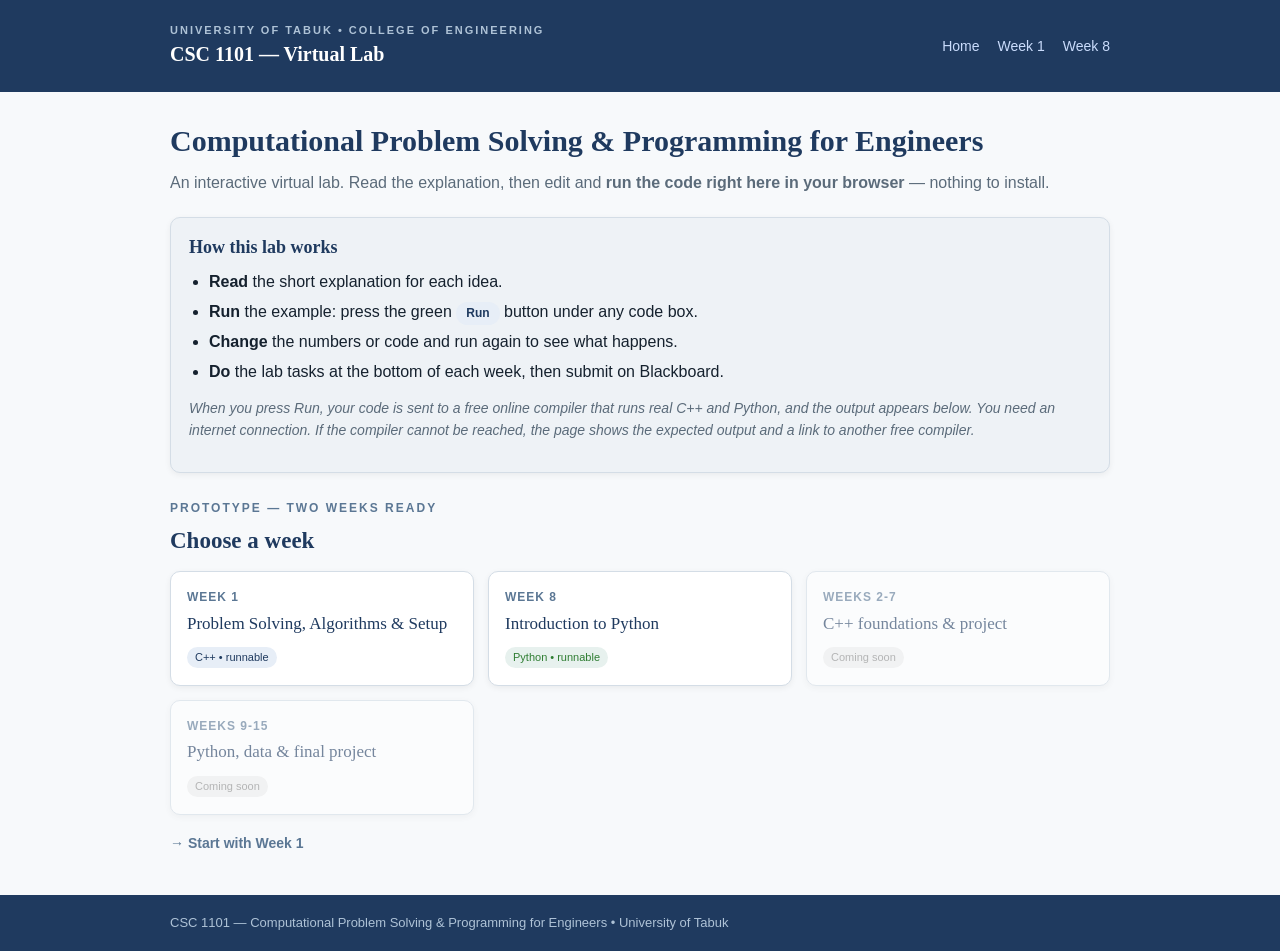
<file: index.html>
<!doctype html>
<html lang="en">
<head>
<meta charset="utf-8">
<meta name="viewport" content="width=device-width, initial-scale=1">
<title>CSC 1101 - Virtual Lab</title>
<style>
:root{
  --navy:#1F3A5F; --steel:#5B7794; --ink:#15212e; --muted:#5b6b7a;
  --card:#eef2f6; --line:#d4dde6; --bg:#f7f9fb; --white:#fff;
  --ok:#2E7D32; --bad:#B23B3B; --codebg:#1E2A38;
}
*{box-sizing:border-box}
body{margin:0;font-family:Calibri,'Segoe UI',Arial,sans-serif;color:var(--ink);
  background:var(--bg);line-height:1.55}
a{color:var(--navy)}
.wrap{max-width:980px;margin:0 auto;padding:0 20px}
header.site{background:var(--navy);color:#fff;padding:22px 0}
header.site .wrap{display:flex;align-items:center;justify-content:space-between;gap:16px;flex-wrap:wrap}
header.site .brand b{font-family:Cambria,Georgia,serif;font-size:20px}
header.site .kicker{letter-spacing:2px;font-size:11px;color:#AEC2D6;font-weight:bold}
header.site nav a{color:#CADCFC;text-decoration:none;margin-left:18px;font-size:14px}
header.site nav a:hover{text-decoration:underline}
h1.page{font-family:Cambria,Georgia,serif;color:var(--navy);font-size:30px;margin:26px 0 6px}
.sub{color:var(--muted);margin:0 0 22px;font-size:16px}
.kick{letter-spacing:2px;font-size:12px;font-weight:bold;color:var(--steel);margin-top:26px}
h2{font-family:Cambria,Georgia,serif;color:var(--navy);font-size:23px;margin:6px 0 12px}
h3{font-family:Cambria,Georgia,serif;color:var(--navy);font-size:18px;margin:18px 0 6px}
.card{background:var(--card);border:1px solid var(--line);border-radius:10px;padding:16px 18px;margin:12px 0;
  box-shadow:0 2px 6px rgba(0,0,0,.06)}
.card h3{margin-top:0}
.grid{display:grid;grid-template-columns:1fr 1fr;gap:16px}
.grid3{display:grid;grid-template-columns:1fr 1fr 1fr;gap:14px}
@media(max-width:760px){.grid,.grid3{grid-template-columns:1fr}}
.note{color:var(--muted);font-style:italic;font-size:14px}
ul.clean{margin:8px 0;padding-left:20px}
ul.clean li{margin:5px 0}
.weekcard{display:block;background:#fff;border:1px solid var(--line);border-radius:10px;padding:16px;
  text-decoration:none;color:var(--ink);box-shadow:0 2px 6px rgba(0,0,0,.06);transition:transform .08s}
.weekcard:hover{transform:translateY(-2px)}
.weekcard .wk{color:var(--steel);font-weight:bold;font-size:12px;letter-spacing:1px}
.weekcard .tt{font-family:Cambria,Georgia,serif;color:var(--navy);font-size:17px;margin:4px 0}
.weekcard .badge{display:inline-block;font-size:11px;padding:2px 8px;border-radius:20px;margin-top:6px}
.badge.cpp{background:#e7eef7;color:var(--navy)}
.badge.py{background:#e7f1ee;color:var(--ok)}
.badge.soon{background:#eee;color:#888}
/* code lab */
.lab{margin:14px 0;border:1px solid var(--line);border-radius:10px;overflow:hidden;background:#fff;
  box-shadow:0 2px 6px rgba(0,0,0,.06)}
.lab .bar{display:flex;align-items:center;justify-content:space-between;background:var(--navy);color:#fff;
  padding:8px 12px;font-size:13px}
.lab .bar .lang{font-weight:bold;letter-spacing:1px;color:#AEC2D6;font-size:11px}
.lab .bar .btns button{font-family:inherit;font-size:13px;border:0;border-radius:6px;padding:6px 14px;
  margin-left:8px;cursor:pointer}
.btn-run{background:#3ea06a;color:#fff;font-weight:bold}
.btn-run:hover{background:#34895a}
.btn-copy{background:#3a4a5e;color:#fff}
.btn-copy:hover{background:#46586e}
textarea.code{width:100%;border:0;background:var(--codebg);color:#e7edf3;
  font-family:'Courier New',Consolas,monospace;font-size:14px;line-height:1.5;padding:12px 14px;
  display:block;resize:vertical;min-height:120px;white-space:pre;overflow:auto;tab-size:4;-moz-tab-size:4}
textarea.code:focus{outline:2px solid #3ea06a;outline-offset:-2px}
.lab .out{border-top:1px solid var(--line);background:#0f1620;color:#e7edf3;font-family:'Courier New',monospace;
  font-size:13px;white-space:pre-wrap;padding:12px 14px;min-height:20px;display:none}
.lab .out.show{display:block}
.lab .out .err{color:#ff9b9b}
.lab .out .muted{color:#8aa0b3}
.walk{margin:8px 0 0;padding-left:0;list-style:none}
.walk li{margin:6px 0;font-size:14px}
.walk code{background:#eef2f6;border-radius:4px;padding:1px 5px;color:var(--navy);font-weight:bold}
.tasks{counter-reset:t}
.tasks .task{background:#f4f7fb;border:1px solid var(--line);border-radius:8px;padding:12px 14px;margin:10px 0}
.tasks .task .n{display:inline-block;background:var(--navy);color:#fff;border-radius:50%;width:24px;height:24px;
  text-align:center;line-height:24px;font-weight:bold;margin-right:8px;font-size:13px}
table.ref{border-collapse:collapse;width:100%;margin:10px 0;font-size:14px}
table.ref th{background:var(--navy);color:#fff;text-align:left;padding:8px 10px}
table.ref td{border:1px solid var(--line);padding:7px 10px}
table.ref tr:nth-child(even) td{background:#f4f6f8}
.pill{display:inline-block;background:#e7eef7;color:var(--navy);border-radius:20px;padding:2px 10px;font-size:12px;font-weight:bold}
footer.site{margin-top:40px;background:var(--navy);color:#AEC2D6;padding:18px 0;font-size:13px}
.backlink{display:inline-block;margin:18px 0 0;font-size:14px;text-decoration:none;color:var(--steel);font-weight:bold}

</style>
</head>
<body>
<header class="site"><div class="wrap">
  <div class="brand"><div class="kicker">UNIVERSITY OF TABUK &bull; COLLEGE OF ENGINEERING</div><b>CSC 1101 &mdash; Virtual Lab</b></div>
  <nav><a href="index.html">Home</a><a href="week01.html">Week 1</a><a href="week08.html">Week 8</a></nav>
</div></header>

<div class="wrap">
  <h1 class="page">Computational Problem Solving &amp; Programming for Engineers</h1>
  <p class="sub">An interactive virtual lab. Read the explanation, then edit and <b>run the code right here in your browser</b> &mdash; nothing to install.</p>

  <div class="card">
    <h3>How this lab works</h3>
    <ul class="clean">
      <li><b>Read</b> the short explanation for each idea.</li>
      <li><b>Run</b> the example: press the green <span class="pill">Run</span> button under any code box.</li>
      <li><b>Change</b> the numbers or code and run again to see what happens.</li>
      <li><b>Do</b> the lab tasks at the bottom of each week, then submit on Blackboard.</li>
    </ul>
    <p class="note">When you press Run, your code is sent to a free online compiler that runs real C++ and Python, and the output appears below. You need an internet connection. If the compiler cannot be reached, the page shows the expected output and a link to another free compiler.</p>
  </div>

  <div class="kick">PROTOTYPE &mdash; TWO WEEKS READY</div>
  <h2>Choose a week</h2>
  <div class="grid3">
    <a class="weekcard" href="week01.html"><div class="wk">WEEK 1</div>
      <div class="tt">Problem Solving, Algorithms &amp; Setup</div>
      <span class="badge cpp">C++ &bull; runnable</span></a>
    <a class="weekcard" href="week08.html"><div class="wk">WEEK 8</div>
      <div class="tt">Introduction to Python</div>
      <span class="badge py">Python &bull; runnable</span></a>
    <div class="weekcard" style="opacity:.6;cursor:default"><div class="wk">WEEKS 2-7</div>
      <div class="tt">C++ foundations &amp; project</div>
      <span class="badge soon">Coming soon</span></div>
    <div class="weekcard" style="opacity:.6;cursor:default"><div class="wk">WEEKS 9-15</div>
      <div class="tt">Python, data &amp; final project</div>
      <span class="badge soon">Coming soon</span></div>
  </div>

  <a class="backlink" href="week01.html">&rarr; Start with Week 1</a>
</div>

<footer class="site"><div class="wrap">CSC 1101 &mdash; Computational Problem Solving &amp; Programming for Engineers &bull; University of Tabuk</div></footer>
</body>
</html>
</file>
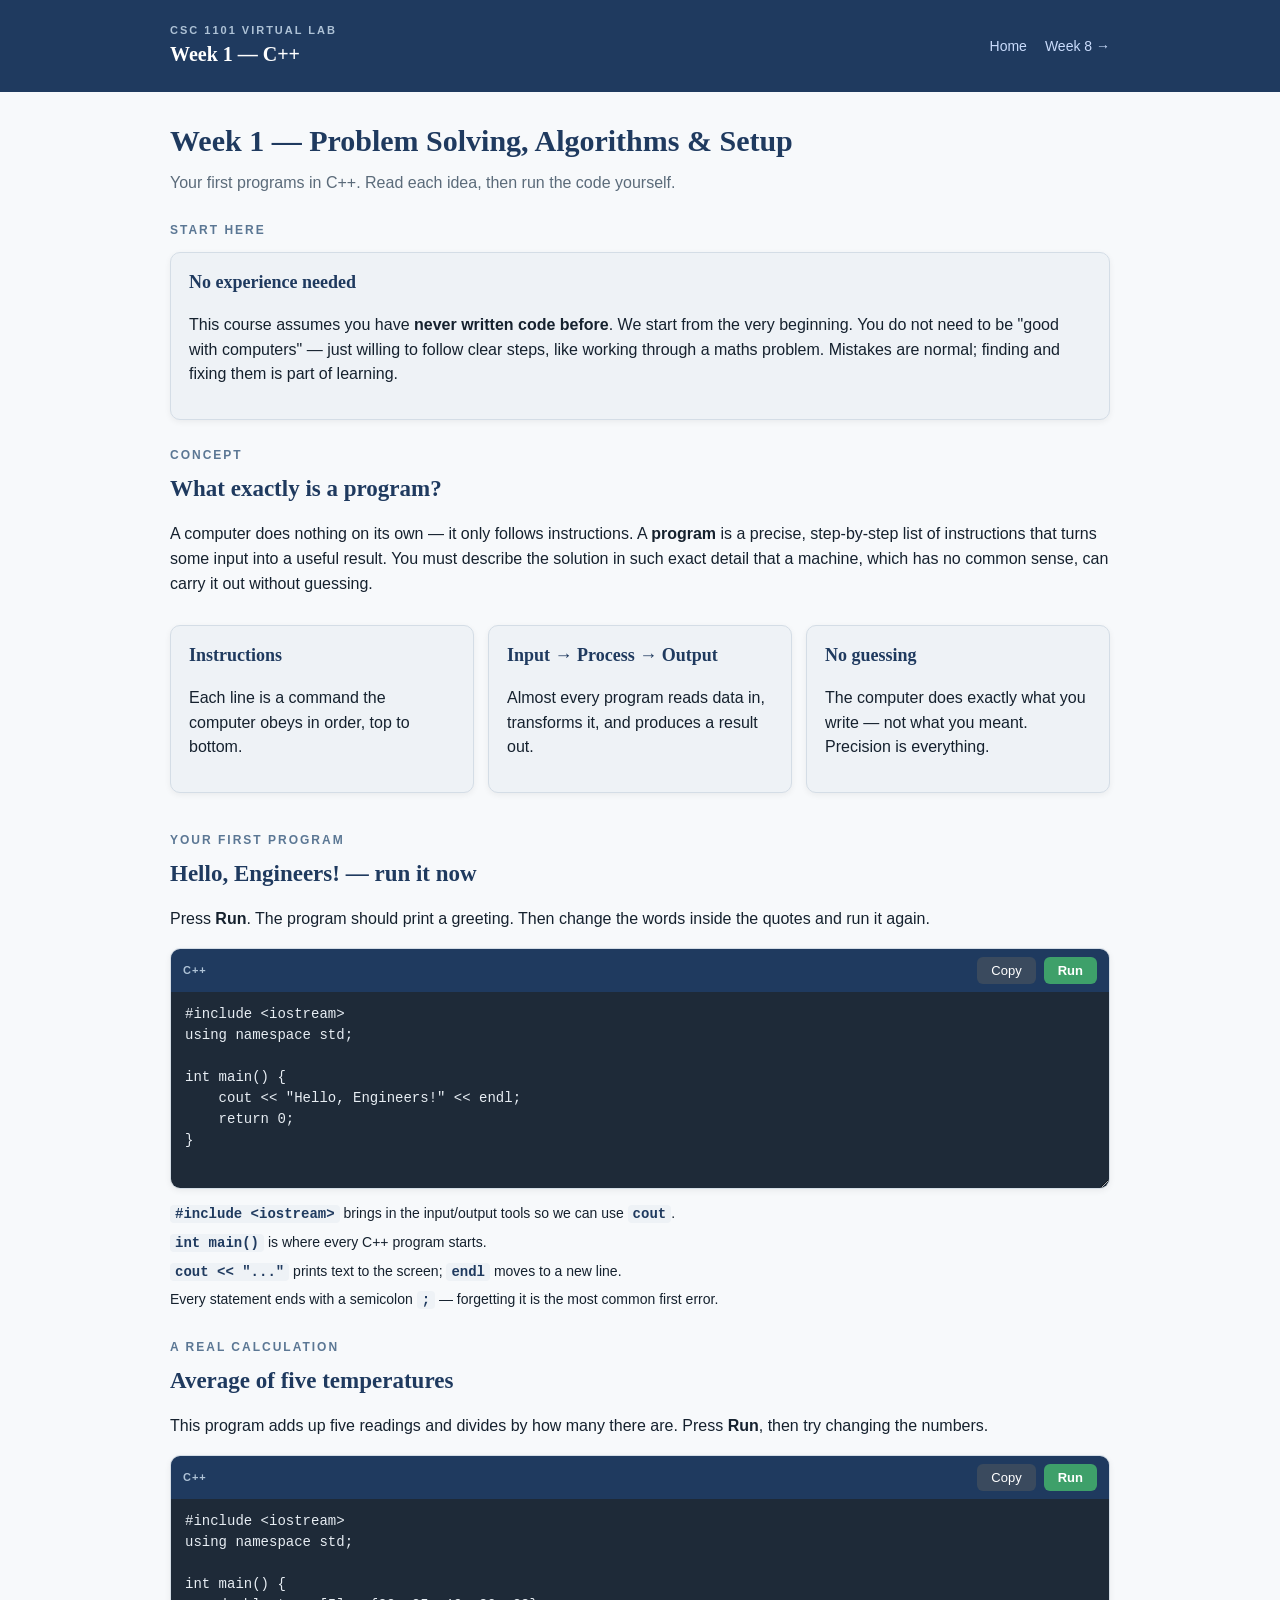
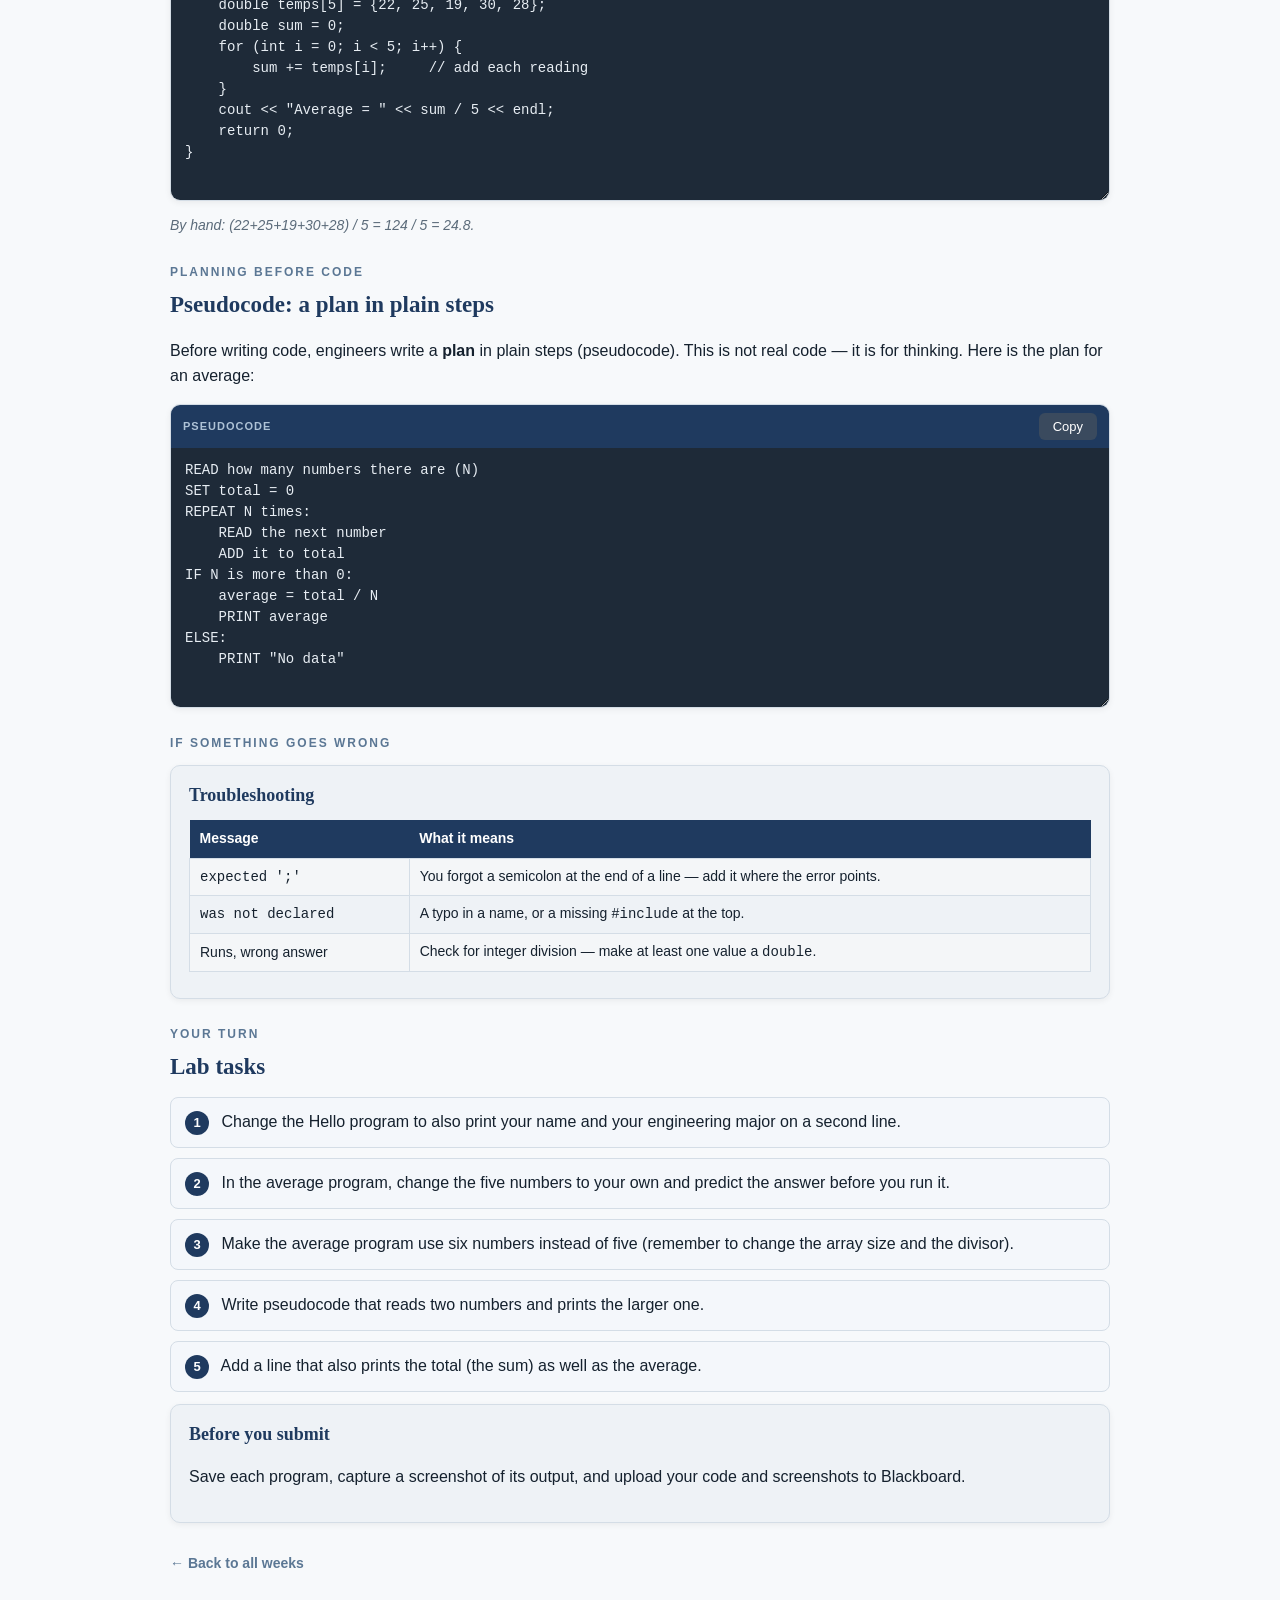
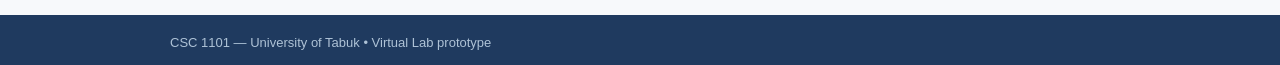
<file: week01.html>
<!doctype html>
<html lang="en">
<head>
<meta charset="utf-8">
<meta name="viewport" content="width=device-width, initial-scale=1">
<title>Week 1 - CSC 1101 Virtual Lab</title>
<style>
:root{
  --navy:#1F3A5F; --steel:#5B7794; --ink:#15212e; --muted:#5b6b7a;
  --card:#eef2f6; --line:#d4dde6; --bg:#f7f9fb; --white:#fff;
  --ok:#2E7D32; --bad:#B23B3B; --codebg:#1E2A38;
}
*{box-sizing:border-box}
body{margin:0;font-family:Calibri,'Segoe UI',Arial,sans-serif;color:var(--ink);
  background:var(--bg);line-height:1.55}
a{color:var(--navy)}
.wrap{max-width:980px;margin:0 auto;padding:0 20px}
header.site{background:var(--navy);color:#fff;padding:22px 0}
header.site .wrap{display:flex;align-items:center;justify-content:space-between;gap:16px;flex-wrap:wrap}
header.site .brand b{font-family:Cambria,Georgia,serif;font-size:20px}
header.site .kicker{letter-spacing:2px;font-size:11px;color:#AEC2D6;font-weight:bold}
header.site nav a{color:#CADCFC;text-decoration:none;margin-left:18px;font-size:14px}
header.site nav a:hover{text-decoration:underline}
h1.page{font-family:Cambria,Georgia,serif;color:var(--navy);font-size:30px;margin:26px 0 6px}
.sub{color:var(--muted);margin:0 0 22px;font-size:16px}
.kick{letter-spacing:2px;font-size:12px;font-weight:bold;color:var(--steel);margin-top:26px}
h2{font-family:Cambria,Georgia,serif;color:var(--navy);font-size:23px;margin:6px 0 12px}
h3{font-family:Cambria,Georgia,serif;color:var(--navy);font-size:18px;margin:18px 0 6px}
.card{background:var(--card);border:1px solid var(--line);border-radius:10px;padding:16px 18px;margin:12px 0;
  box-shadow:0 2px 6px rgba(0,0,0,.06)}
.card h3{margin-top:0}
.grid{display:grid;grid-template-columns:1fr 1fr;gap:16px}
.grid3{display:grid;grid-template-columns:1fr 1fr 1fr;gap:14px}
@media(max-width:760px){.grid,.grid3{grid-template-columns:1fr}}
.note{color:var(--muted);font-style:italic;font-size:14px}
ul.clean{margin:8px 0;padding-left:20px}
ul.clean li{margin:5px 0}
.weekcard{display:block;background:#fff;border:1px solid var(--line);border-radius:10px;padding:16px;
  text-decoration:none;color:var(--ink);box-shadow:0 2px 6px rgba(0,0,0,.06);transition:transform .08s}
.weekcard:hover{transform:translateY(-2px)}
.weekcard .wk{color:var(--steel);font-weight:bold;font-size:12px;letter-spacing:1px}
.weekcard .tt{font-family:Cambria,Georgia,serif;color:var(--navy);font-size:17px;margin:4px 0}
.weekcard .badge{display:inline-block;font-size:11px;padding:2px 8px;border-radius:20px;margin-top:6px}
.badge.cpp{background:#e7eef7;color:var(--navy)}
.badge.py{background:#e7f1ee;color:var(--ok)}
.badge.soon{background:#eee;color:#888}
/* code lab */
.lab{margin:14px 0;border:1px solid var(--line);border-radius:10px;overflow:hidden;background:#fff;
  box-shadow:0 2px 6px rgba(0,0,0,.06)}
.lab .bar{display:flex;align-items:center;justify-content:space-between;background:var(--navy);color:#fff;
  padding:8px 12px;font-size:13px}
.lab .bar .lang{font-weight:bold;letter-spacing:1px;color:#AEC2D6;font-size:11px}
.lab .bar .btns button{font-family:inherit;font-size:13px;border:0;border-radius:6px;padding:6px 14px;
  margin-left:8px;cursor:pointer}
.btn-run{background:#3ea06a;color:#fff;font-weight:bold}
.btn-run:hover{background:#34895a}
.btn-copy{background:#3a4a5e;color:#fff}
.btn-copy:hover{background:#46586e}
textarea.code{width:100%;border:0;background:var(--codebg);color:#e7edf3;
  font-family:'Courier New',Consolas,monospace;font-size:14px;line-height:1.5;padding:12px 14px;
  display:block;resize:vertical;min-height:120px;white-space:pre;overflow:auto;tab-size:4;-moz-tab-size:4}
textarea.code:focus{outline:2px solid #3ea06a;outline-offset:-2px}
.lab .out{border-top:1px solid var(--line);background:#0f1620;color:#e7edf3;font-family:'Courier New',monospace;
  font-size:13px;white-space:pre-wrap;padding:12px 14px;min-height:20px;display:none}
.lab .out.show{display:block}
.lab .out .err{color:#ff9b9b}
.lab .out .muted{color:#8aa0b3}
.walk{margin:8px 0 0;padding-left:0;list-style:none}
.walk li{margin:6px 0;font-size:14px}
.walk code{background:#eef2f6;border-radius:4px;padding:1px 5px;color:var(--navy);font-weight:bold}
.tasks{counter-reset:t}
.tasks .task{background:#f4f7fb;border:1px solid var(--line);border-radius:8px;padding:12px 14px;margin:10px 0}
.tasks .task .n{display:inline-block;background:var(--navy);color:#fff;border-radius:50%;width:24px;height:24px;
  text-align:center;line-height:24px;font-weight:bold;margin-right:8px;font-size:13px}
table.ref{border-collapse:collapse;width:100%;margin:10px 0;font-size:14px}
table.ref th{background:var(--navy);color:#fff;text-align:left;padding:8px 10px}
table.ref td{border:1px solid var(--line);padding:7px 10px}
table.ref tr:nth-child(even) td{background:#f4f6f8}
.pill{display:inline-block;background:#e7eef7;color:var(--navy);border-radius:20px;padding:2px 10px;font-size:12px;font-weight:bold}
footer.site{margin-top:40px;background:var(--navy);color:#AEC2D6;padding:18px 0;font-size:13px}
.backlink{display:inline-block;margin:18px 0 0;font-size:14px;text-decoration:none;color:var(--steel);font-weight:bold}

</style>
</head>
<body>
<header class="site"><div class="wrap">
  <div class="brand"><div class="kicker">CSC 1101 VIRTUAL LAB</div><b>Week 1 &mdash; C++</b></div>
  <nav><a href="index.html">Home</a><a href="week08.html">Week 8 &rarr;</a></nav>
</div></header>

<div class="wrap">
  <h1 class="page">Week 1 &mdash; Problem Solving, Algorithms &amp; Setup</h1>
  <p class="sub">Your first programs in C++. Read each idea, then run the code yourself.</p>

  <div class="kick">START HERE</div>
  <div class="card">
    <h3>No experience needed</h3>
    <p>This course assumes you have <b>never written code before</b>. We start from the very beginning. You do not need to be "good with computers" &mdash; just willing to follow clear steps, like working through a maths problem. Mistakes are normal; finding and fixing them is part of learning.</p>
  </div>

  <div class="kick">CONCEPT</div>
  <h2>What exactly is a program?</h2>
  <p>A computer does nothing on its own &mdash; it only follows instructions. A <b>program</b> is a precise, step-by-step list of instructions that turns some input into a useful result. You must describe the solution in such exact detail that a machine, which has no common sense, can carry it out without guessing.</p>
  <div class="grid3">
    <div class="card"><h3>Instructions</h3><p>Each line is a command the computer obeys in order, top to bottom.</p></div>
    <div class="card"><h3>Input &rarr; Process &rarr; Output</h3><p>Almost every program reads data in, transforms it, and produces a result out.</p></div>
    <div class="card"><h3>No guessing</h3><p>The computer does exactly what you write &mdash; not what you meant. Precision is everything.</p></div>
  </div>

  <div class="kick">YOUR FIRST PROGRAM</div>
  <h2>Hello, Engineers! &mdash; run it now</h2>
  <p>Press <b>Run</b>. The program should print a greeting. Then change the words inside the quotes and run it again.</p>

  <div class="lab" data-lang="cpp" data-expect="Hello, Engineers!">
    <div class="bar"><span class="lang">C++</span>
      <span class="btns"><button class="btn-copy">Copy</button><button class="btn-run">Run</button></span></div>
    <textarea class="code" rows="8">#include &lt;iostream&gt;
using namespace std;

int main() {
    cout &lt;&lt; "Hello, Engineers!" &lt;&lt; endl;
    return 0;
}</textarea>
    <div class="out"></div>
  </div>

  <ul class="walk">
    <li><code>#include &lt;iostream&gt;</code> brings in the input/output tools so we can use <code>cout</code>.</li>
    <li><code>int main()</code> is where every C++ program starts.</li>
    <li><code>cout &lt;&lt; "..."</code> prints text to the screen; <code>endl</code> moves to a new line.</li>
    <li>Every statement ends with a semicolon <code>;</code> &mdash; forgetting it is the most common first error.</li>
  </ul>

  <div class="kick">A REAL CALCULATION</div>
  <h2>Average of five temperatures</h2>
  <p>This program adds up five readings and divides by how many there are. Press <b>Run</b>, then try changing the numbers.</p>

  <div class="lab" data-lang="cpp" data-expect="Average = 24.8">
    <div class="bar"><span class="lang">C++</span>
      <span class="btns"><button class="btn-copy">Copy</button><button class="btn-run">Run</button></span></div>
    <textarea class="code" rows="13">#include &lt;iostream&gt;
using namespace std;

int main() {
    double temps[5] = {22, 25, 19, 30, 28};
    double sum = 0;
    for (int i = 0; i &lt; 5; i++) {
        sum += temps[i];     // add each reading
    }
    cout &lt;&lt; "Average = " &lt;&lt; sum / 5 &lt;&lt; endl;
    return 0;
}</textarea>
    <div class="out"></div>
  </div>
  <p class="note">By hand: (22+25+19+30+28) / 5 = 124 / 5 = 24.8.</p>

  <div class="kick">PLANNING BEFORE CODE</div>
  <h2>Pseudocode: a plan in plain steps</h2>
  <p>Before writing code, engineers write a <b>plan</b> in plain steps (pseudocode). This is not real code &mdash; it is for thinking. Here is the plan for an average:</p>
  <div class="lab" data-lang="cpp" data-expect="(this is a plan, not runnable code)">
    <div class="bar"><span class="lang">PSEUDOCODE</span>
      <span class="btns"><button class="btn-copy">Copy</button></span></div>
    <textarea class="code" rows="11">READ how many numbers there are (N)
SET total = 0
REPEAT N times:
    READ the next number
    ADD it to total
IF N is more than 0:
    average = total / N
    PRINT average
ELSE:
    PRINT "No data"</textarea>
    <div class="out"></div>
  </div>

  <div class="kick">IF SOMETHING GOES WRONG</div>
  <div class="card"><h3>Troubleshooting</h3>
  <table class="ref"><tr><th>Message</th><th>What it means</th></tr>
    <tr><td><code>expected ';'</code></td><td>You forgot a semicolon at the end of a line &mdash; add it where the error points.</td></tr>
    <tr><td><code>was not declared</code></td><td>A typo in a name, or a missing <code>#include</code> at the top.</td></tr>
    <tr><td>Runs, wrong answer</td><td>Check for integer division &mdash; make at least one value a <code>double</code>.</td></tr>
  </table></div>

  <div class="kick">YOUR TURN</div>
  <h2>Lab tasks</h2>
  <div class="tasks">
    <div class="task"><span class="n">1</span> Change the Hello program to also print your name and your engineering major on a second line.</div>
    <div class="task"><span class="n">2</span> In the average program, change the five numbers to your own and predict the answer before you run it.</div>
    <div class="task"><span class="n">3</span> Make the average program use six numbers instead of five (remember to change the array size and the divisor).</div>
    <div class="task"><span class="n">4</span> Write pseudocode that reads two numbers and prints the larger one.</div>
    <div class="task"><span class="n">5</span> Add a line that also prints the total (the sum) as well as the average.</div>
  </div>
  <div class="card"><h3>Before you submit</h3>
    <p>Save each program, capture a screenshot of its output, and upload your code and screenshots to Blackboard.</p>
  </div>

  <a class="backlink" href="index.html">&larr; Back to all weeks</a>
</div>

<footer class="site"><div class="wrap">CSC 1101 &mdash; University of Tabuk &bull; Virtual Lab prototype</div></footer>
<script>
// CSC1101 Virtual Lab - runs code on a free cloud compiler (Piston)
(function(){
  var PISTON = "https://emkc.org/api/v2/piston";
  var ONLINE_CPP = "https://www.onlinegdb.com/online_c++_compiler";
  var ONLINE_PY  = "https://www.online-python.com/";
  var runtimesPromise = null;

  function getRuntimes(){
    if(!runtimesPromise){
      runtimesPromise = fetch(PISTON+"/runtimes").then(function(r){ return r.json(); });
    }
    return runtimesPromise;
  }
  function pistonLang(lang){ return lang==="python" ? "python" : "c++"; }
  function escapeHtml(s){ return (s||"").replace(/&/g,"&amp;").replace(/</g,"&lt;").replace(/>/g,"&gt;"); }
  function show(out, html, isErr){
    out.classList.add("show");
    out.innerHTML = (isErr?'<span class="err">':'')+html+(isErr?'</span>':'');
  }
  function fallback(out, lab){
    var expect = lab.getAttribute("data-expect")||"";
    var link = lab.getAttribute("data-lang")==="python"?ONLINE_PY:ONLINE_CPP;
    var html = '<span class="muted">Could not reach the online compiler (check your internet). '+
      'Expected output:</span>\n'+escapeHtml(expect)+
      '\n\n<span class="muted">Or click Copy and run it here:</span>\n'+
      '<a style="color:#9ec7ff" target="_blank" rel="noopener" href="'+link+'">'+link+'</a>';
    show(out, html, false);
  }

  async function runCode(lang, code, out, lab){
    show(out, '<span class="muted">Running your code on the online compiler...</span>', false);
    try{
      var runtimes = await getRuntimes();
      var pl = pistonLang(lang);
      var rt = null;
      for(var i=0;i<runtimes.length;i++){ if(runtimes[i].language===pl){ rt = runtimes[i]; break; } }
      if(!rt){ fallback(out, lab); return; }
      var filename = lang==="python" ? "main.py" : "main.cpp";
      var body = { language: pl, version: rt.version,
        files:[{ name: filename, content: code }],
        stdin: lab.getAttribute("data-stdin")||"" };
      var res = await fetch(PISTON+"/execute", {
        method:"POST", headers:{"Content-Type":"application/json"}, body: JSON.stringify(body) });
      if(!res.ok){ fallback(out, lab); return; }
      var data = await res.json();
      var compileErr = data.compile && data.compile.code && data.compile.stderr ? data.compile.stderr : "";
      var run = data.run || {};
      var text = "";
      if(compileErr) text += compileErr + "\n";
      text += (run.stdout||"");
      if(run.stderr) text += run.stderr;
      var isErr = !!(compileErr || run.stderr);
      show(out, escapeHtml(text.length?text:"(no output)"), isErr);
    }catch(e){
      fallback(out, lab);
    }
  }

  function init(){
    document.querySelectorAll(".lab").forEach(function(lab){
      var lang = lab.getAttribute("data-lang");
      var ta = lab.querySelector("textarea.code");
      if(!ta) return;
      function grow(){ ta.style.height="auto"; ta.style.height=(ta.scrollHeight+4)+"px"; }
      ta.addEventListener("input", grow); setTimeout(grow, 0);
      ta.addEventListener("keydown", function(e){
        if(e.key==="Tab"){ e.preventDefault();
          var st=ta.selectionStart, en=ta.selectionEnd;
          ta.value=ta.value.slice(0,st)+"    "+ta.value.slice(en);
          ta.selectionStart=ta.selectionEnd=st+4; }
      });
      var out = lab.querySelector(".out");
      var runBtn = lab.querySelector(".btn-run");
      if(runBtn) runBtn.addEventListener("click", function(){ runCode(lang, ta.value, out, lab); });
      var copyBtn = lab.querySelector(".btn-copy");
      if(copyBtn) copyBtn.addEventListener("click", function(){
        try{ navigator.clipboard.writeText(ta.value); }catch(e){ ta.select(); document.execCommand("copy"); }
        copyBtn.textContent="Copied!"; setTimeout(function(){copyBtn.textContent="Copy";},1200);
      });
    });
  }
  if(document.readyState==="loading"){ document.addEventListener("DOMContentLoaded", init); }
  else { init(); }
})();

</script>
</body>
</html>
</file>
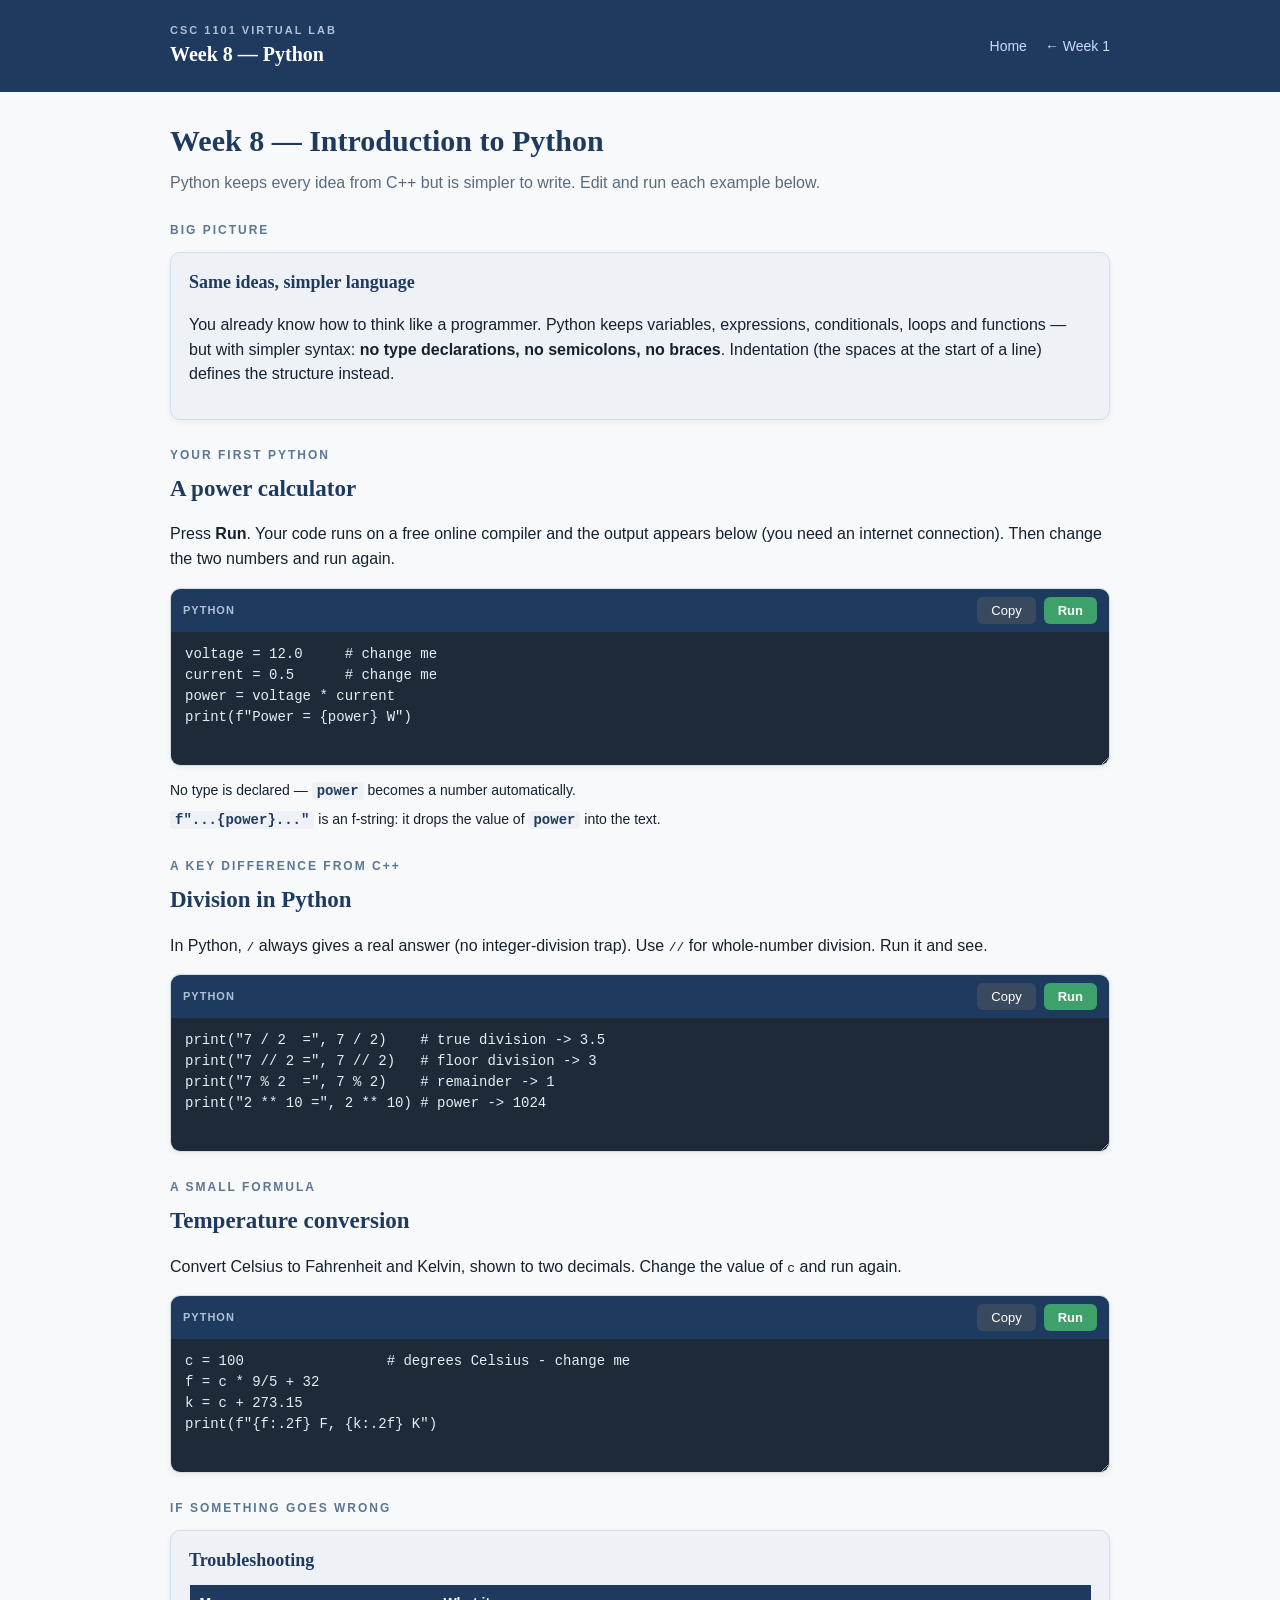
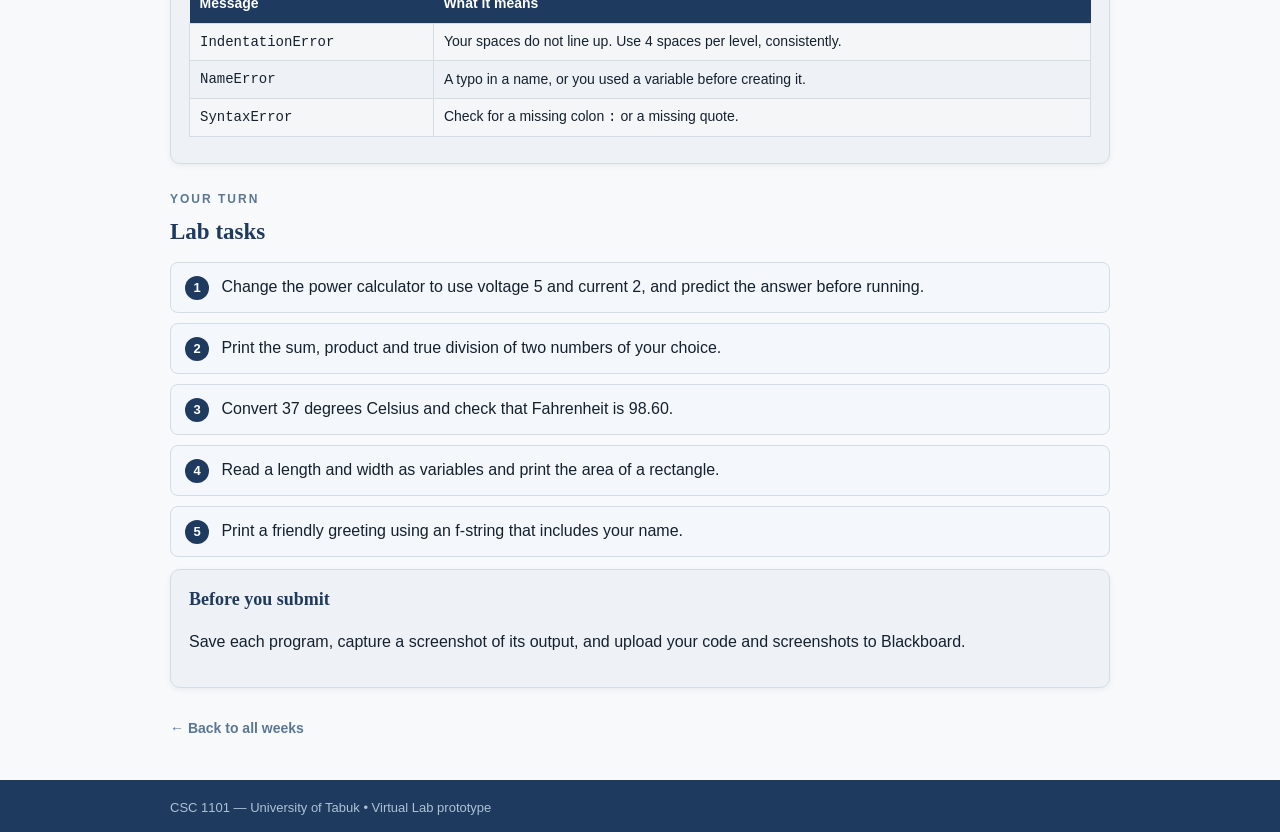
<file: week08.html>
<!doctype html>
<html lang="en">
<head>
<meta charset="utf-8">
<meta name="viewport" content="width=device-width, initial-scale=1">
<title>Week 8 - CSC 1101 Virtual Lab</title>
<style>
:root{
  --navy:#1F3A5F; --steel:#5B7794; --ink:#15212e; --muted:#5b6b7a;
  --card:#eef2f6; --line:#d4dde6; --bg:#f7f9fb; --white:#fff;
  --ok:#2E7D32; --bad:#B23B3B; --codebg:#1E2A38;
}
*{box-sizing:border-box}
body{margin:0;font-family:Calibri,'Segoe UI',Arial,sans-serif;color:var(--ink);
  background:var(--bg);line-height:1.55}
a{color:var(--navy)}
.wrap{max-width:980px;margin:0 auto;padding:0 20px}
header.site{background:var(--navy);color:#fff;padding:22px 0}
header.site .wrap{display:flex;align-items:center;justify-content:space-between;gap:16px;flex-wrap:wrap}
header.site .brand b{font-family:Cambria,Georgia,serif;font-size:20px}
header.site .kicker{letter-spacing:2px;font-size:11px;color:#AEC2D6;font-weight:bold}
header.site nav a{color:#CADCFC;text-decoration:none;margin-left:18px;font-size:14px}
header.site nav a:hover{text-decoration:underline}
h1.page{font-family:Cambria,Georgia,serif;color:var(--navy);font-size:30px;margin:26px 0 6px}
.sub{color:var(--muted);margin:0 0 22px;font-size:16px}
.kick{letter-spacing:2px;font-size:12px;font-weight:bold;color:var(--steel);margin-top:26px}
h2{font-family:Cambria,Georgia,serif;color:var(--navy);font-size:23px;margin:6px 0 12px}
h3{font-family:Cambria,Georgia,serif;color:var(--navy);font-size:18px;margin:18px 0 6px}
.card{background:var(--card);border:1px solid var(--line);border-radius:10px;padding:16px 18px;margin:12px 0;
  box-shadow:0 2px 6px rgba(0,0,0,.06)}
.card h3{margin-top:0}
.grid{display:grid;grid-template-columns:1fr 1fr;gap:16px}
.grid3{display:grid;grid-template-columns:1fr 1fr 1fr;gap:14px}
@media(max-width:760px){.grid,.grid3{grid-template-columns:1fr}}
.note{color:var(--muted);font-style:italic;font-size:14px}
ul.clean{margin:8px 0;padding-left:20px}
ul.clean li{margin:5px 0}
.weekcard{display:block;background:#fff;border:1px solid var(--line);border-radius:10px;padding:16px;
  text-decoration:none;color:var(--ink);box-shadow:0 2px 6px rgba(0,0,0,.06);transition:transform .08s}
.weekcard:hover{transform:translateY(-2px)}
.weekcard .wk{color:var(--steel);font-weight:bold;font-size:12px;letter-spacing:1px}
.weekcard .tt{font-family:Cambria,Georgia,serif;color:var(--navy);font-size:17px;margin:4px 0}
.weekcard .badge{display:inline-block;font-size:11px;padding:2px 8px;border-radius:20px;margin-top:6px}
.badge.cpp{background:#e7eef7;color:var(--navy)}
.badge.py{background:#e7f1ee;color:var(--ok)}
.badge.soon{background:#eee;color:#888}
/* code lab */
.lab{margin:14px 0;border:1px solid var(--line);border-radius:10px;overflow:hidden;background:#fff;
  box-shadow:0 2px 6px rgba(0,0,0,.06)}
.lab .bar{display:flex;align-items:center;justify-content:space-between;background:var(--navy);color:#fff;
  padding:8px 12px;font-size:13px}
.lab .bar .lang{font-weight:bold;letter-spacing:1px;color:#AEC2D6;font-size:11px}
.lab .bar .btns button{font-family:inherit;font-size:13px;border:0;border-radius:6px;padding:6px 14px;
  margin-left:8px;cursor:pointer}
.btn-run{background:#3ea06a;color:#fff;font-weight:bold}
.btn-run:hover{background:#34895a}
.btn-copy{background:#3a4a5e;color:#fff}
.btn-copy:hover{background:#46586e}
textarea.code{width:100%;border:0;background:var(--codebg);color:#e7edf3;
  font-family:'Courier New',Consolas,monospace;font-size:14px;line-height:1.5;padding:12px 14px;
  display:block;resize:vertical;min-height:120px;white-space:pre;overflow:auto;tab-size:4;-moz-tab-size:4}
textarea.code:focus{outline:2px solid #3ea06a;outline-offset:-2px}
.lab .out{border-top:1px solid var(--line);background:#0f1620;color:#e7edf3;font-family:'Courier New',monospace;
  font-size:13px;white-space:pre-wrap;padding:12px 14px;min-height:20px;display:none}
.lab .out.show{display:block}
.lab .out .err{color:#ff9b9b}
.lab .out .muted{color:#8aa0b3}
.walk{margin:8px 0 0;padding-left:0;list-style:none}
.walk li{margin:6px 0;font-size:14px}
.walk code{background:#eef2f6;border-radius:4px;padding:1px 5px;color:var(--navy);font-weight:bold}
.tasks{counter-reset:t}
.tasks .task{background:#f4f7fb;border:1px solid var(--line);border-radius:8px;padding:12px 14px;margin:10px 0}
.tasks .task .n{display:inline-block;background:var(--navy);color:#fff;border-radius:50%;width:24px;height:24px;
  text-align:center;line-height:24px;font-weight:bold;margin-right:8px;font-size:13px}
table.ref{border-collapse:collapse;width:100%;margin:10px 0;font-size:14px}
table.ref th{background:var(--navy);color:#fff;text-align:left;padding:8px 10px}
table.ref td{border:1px solid var(--line);padding:7px 10px}
table.ref tr:nth-child(even) td{background:#f4f6f8}
.pill{display:inline-block;background:#e7eef7;color:var(--navy);border-radius:20px;padding:2px 10px;font-size:12px;font-weight:bold}
footer.site{margin-top:40px;background:var(--navy);color:#AEC2D6;padding:18px 0;font-size:13px}
.backlink{display:inline-block;margin:18px 0 0;font-size:14px;text-decoration:none;color:var(--steel);font-weight:bold}

</style>
</head>
<body>
<header class="site"><div class="wrap">
  <div class="brand"><div class="kicker">CSC 1101 VIRTUAL LAB</div><b>Week 8 &mdash; Python</b></div>
  <nav><a href="index.html">Home</a><a href="week01.html">&larr; Week 1</a></nav>
</div></header>

<div class="wrap">
  <h1 class="page">Week 8 &mdash; Introduction to Python</h1>
  <p class="sub">Python keeps every idea from C++ but is simpler to write. Edit and run each example below.</p>

  <div class="kick">BIG PICTURE</div>
  <div class="card">
    <h3>Same ideas, simpler language</h3>
    <p>You already know how to think like a programmer. Python keeps variables, expressions, conditionals, loops and functions &mdash; but with simpler syntax: <b>no type declarations, no semicolons, no braces</b>. Indentation (the spaces at the start of a line) defines the structure instead.</p>
  </div>

  <div class="kick">YOUR FIRST PYTHON</div>
  <h2>A power calculator</h2>
  <p>Press <b>Run</b>. Your code runs on a free online compiler and the output appears below (you need an internet connection). Then change the two numbers and run again.</p>

  <div class="lab" data-lang="python" data-expect="Power = 6.0 W">
    <div class="bar"><span class="lang">PYTHON</span>
      <span class="btns"><button class="btn-copy">Copy</button><button class="btn-run">Run</button></span></div>
    <textarea class="code" rows="5">voltage = 12.0     # change me
current = 0.5      # change me
power = voltage * current
print(f"Power = {power} W")</textarea>
    <div class="out"></div>
  </div>
  <ul class="walk">
    <li>No type is declared &mdash; <code>power</code> becomes a number automatically.</li>
    <li><code>f"...{power}..."</code> is an f-string: it drops the value of <code>power</code> into the text.</li>
  </ul>

  <div class="kick">A KEY DIFFERENCE FROM C++</div>
  <h2>Division in Python</h2>
  <p>In Python, <code>/</code> always gives a real answer (no integer-division trap). Use <code>//</code> for whole-number division. Run it and see.</p>

  <div class="lab" data-lang="python" data-expect="7 / 2  = 3.5&#10;7 // 2 = 3&#10;7 % 2  = 1&#10;2 ** 10 = 1024">
    <div class="bar"><span class="lang">PYTHON</span>
      <span class="btns"><button class="btn-copy">Copy</button><button class="btn-run">Run</button></span></div>
    <textarea class="code" rows="5">print("7 / 2  =", 7 / 2)    # true division -> 3.5
print("7 // 2 =", 7 // 2)   # floor division -> 3
print("7 % 2  =", 7 % 2)    # remainder -> 1
print("2 ** 10 =", 2 ** 10) # power -> 1024</textarea>
    <div class="out"></div>
  </div>

  <div class="kick">A SMALL FORMULA</div>
  <h2>Temperature conversion</h2>
  <p>Convert Celsius to Fahrenheit and Kelvin, shown to two decimals. Change the value of <code>c</code> and run again.</p>

  <div class="lab" data-lang="python" data-expect="212.00 F, 373.15 K">
    <div class="bar"><span class="lang">PYTHON</span>
      <span class="btns"><button class="btn-copy">Copy</button><button class="btn-run">Run</button></span></div>
    <textarea class="code" rows="5">c = 100                 # degrees Celsius - change me
f = c * 9/5 + 32
k = c + 273.15
print(f"{f:.2f} F, {k:.2f} K")</textarea>
    <div class="out"></div>
  </div>

  <div class="kick">IF SOMETHING GOES WRONG</div>
  <div class="card"><h3>Troubleshooting</h3>
  <table class="ref"><tr><th>Message</th><th>What it means</th></tr>
    <tr><td><code>IndentationError</code></td><td>Your spaces do not line up. Use 4 spaces per level, consistently.</td></tr>
    <tr><td><code>NameError</code></td><td>A typo in a name, or you used a variable before creating it.</td></tr>
    <tr><td><code>SyntaxError</code></td><td>Check for a missing colon <code>:</code> or a missing quote.</td></tr>
  </table></div>

  <div class="kick">YOUR TURN</div>
  <h2>Lab tasks</h2>
  <div class="tasks">
    <div class="task"><span class="n">1</span> Change the power calculator to use voltage 5 and current 2, and predict the answer before running.</div>
    <div class="task"><span class="n">2</span> Print the sum, product and true division of two numbers of your choice.</div>
    <div class="task"><span class="n">3</span> Convert 37 degrees Celsius and check that Fahrenheit is 98.60.</div>
    <div class="task"><span class="n">4</span> Read a length and width as variables and print the area of a rectangle.</div>
    <div class="task"><span class="n">5</span> Print a friendly greeting using an f-string that includes your name.</div>
  </div>
  <div class="card"><h3>Before you submit</h3>
    <p>Save each program, capture a screenshot of its output, and upload your code and screenshots to Blackboard.</p>
  </div>

  <a class="backlink" href="index.html">&larr; Back to all weeks</a>
</div>

<footer class="site"><div class="wrap">CSC 1101 &mdash; University of Tabuk &bull; Virtual Lab prototype</div></footer>
<script>
// CSC1101 Virtual Lab - runs code on a free cloud compiler (Piston)
(function(){
  var PISTON = "https://emkc.org/api/v2/piston";
  var ONLINE_CPP = "https://www.onlinegdb.com/online_c++_compiler";
  var ONLINE_PY  = "https://www.online-python.com/";
  var runtimesPromise = null;

  function getRuntimes(){
    if(!runtimesPromise){
      runtimesPromise = fetch(PISTON+"/runtimes").then(function(r){ return r.json(); });
    }
    return runtimesPromise;
  }
  function pistonLang(lang){ return lang==="python" ? "python" : "c++"; }
  function escapeHtml(s){ return (s||"").replace(/&/g,"&amp;").replace(/</g,"&lt;").replace(/>/g,"&gt;"); }
  function show(out, html, isErr){
    out.classList.add("show");
    out.innerHTML = (isErr?'<span class="err">':'')+html+(isErr?'</span>':'');
  }
  function fallback(out, lab){
    var expect = lab.getAttribute("data-expect")||"";
    var link = lab.getAttribute("data-lang")==="python"?ONLINE_PY:ONLINE_CPP;
    var html = '<span class="muted">Could not reach the online compiler (check your internet). '+
      'Expected output:</span>\n'+escapeHtml(expect)+
      '\n\n<span class="muted">Or click Copy and run it here:</span>\n'+
      '<a style="color:#9ec7ff" target="_blank" rel="noopener" href="'+link+'">'+link+'</a>';
    show(out, html, false);
  }

  async function runCode(lang, code, out, lab){
    show(out, '<span class="muted">Running your code on the online compiler...</span>', false);
    try{
      var runtimes = await getRuntimes();
      var pl = pistonLang(lang);
      var rt = null;
      for(var i=0;i<runtimes.length;i++){ if(runtimes[i].language===pl){ rt = runtimes[i]; break; } }
      if(!rt){ fallback(out, lab); return; }
      var filename = lang==="python" ? "main.py" : "main.cpp";
      var body = { language: pl, version: rt.version,
        files:[{ name: filename, content: code }],
        stdin: lab.getAttribute("data-stdin")||"" };
      var res = await fetch(PISTON+"/execute", {
        method:"POST", headers:{"Content-Type":"application/json"}, body: JSON.stringify(body) });
      if(!res.ok){ fallback(out, lab); return; }
      var data = await res.json();
      var compileErr = data.compile && data.compile.code && data.compile.stderr ? data.compile.stderr : "";
      var run = data.run || {};
      var text = "";
      if(compileErr) text += compileErr + "\n";
      text += (run.stdout||"");
      if(run.stderr) text += run.stderr;
      var isErr = !!(compileErr || run.stderr);
      show(out, escapeHtml(text.length?text:"(no output)"), isErr);
    }catch(e){
      fallback(out, lab);
    }
  }

  function init(){
    document.querySelectorAll(".lab").forEach(function(lab){
      var lang = lab.getAttribute("data-lang");
      var ta = lab.querySelector("textarea.code");
      if(!ta) return;
      function grow(){ ta.style.height="auto"; ta.style.height=(ta.scrollHeight+4)+"px"; }
      ta.addEventListener("input", grow); setTimeout(grow, 0);
      ta.addEventListener("keydown", function(e){
        if(e.key==="Tab"){ e.preventDefault();
          var st=ta.selectionStart, en=ta.selectionEnd;
          ta.value=ta.value.slice(0,st)+"    "+ta.value.slice(en);
          ta.selectionStart=ta.selectionEnd=st+4; }
      });
      var out = lab.querySelector(".out");
      var runBtn = lab.querySelector(".btn-run");
      if(runBtn) runBtn.addEventListener("click", function(){ runCode(lang, ta.value, out, lab); });
      var copyBtn = lab.querySelector(".btn-copy");
      if(copyBtn) copyBtn.addEventListener("click", function(){
        try{ navigator.clipboard.writeText(ta.value); }catch(e){ ta.select(); document.execCommand("copy"); }
        copyBtn.textContent="Copied!"; setTimeout(function(){copyBtn.textContent="Copy";},1200);
      });
    });
  }
  if(document.readyState==="loading"){ document.addEventListener("DOMContentLoaded", init); }
  else { init(); }
})();

</script>
</body>
</html>
</file>
